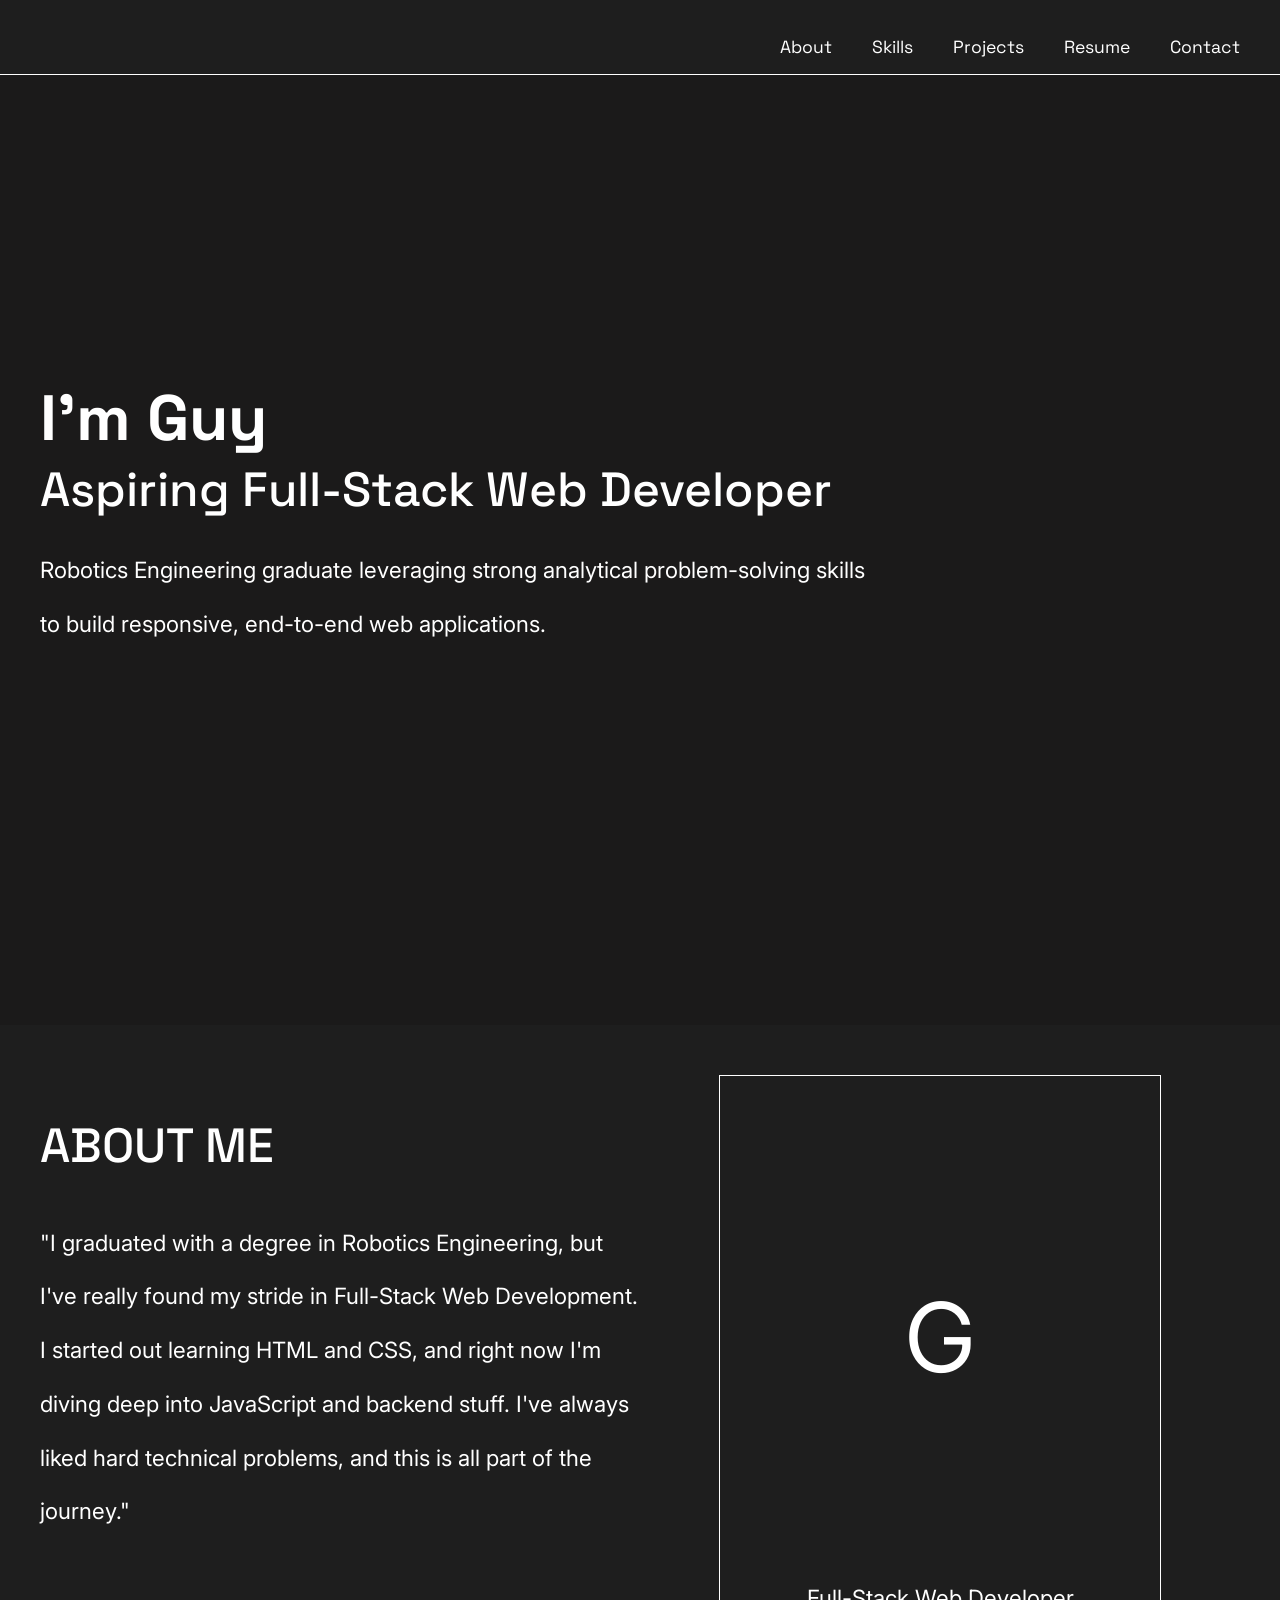
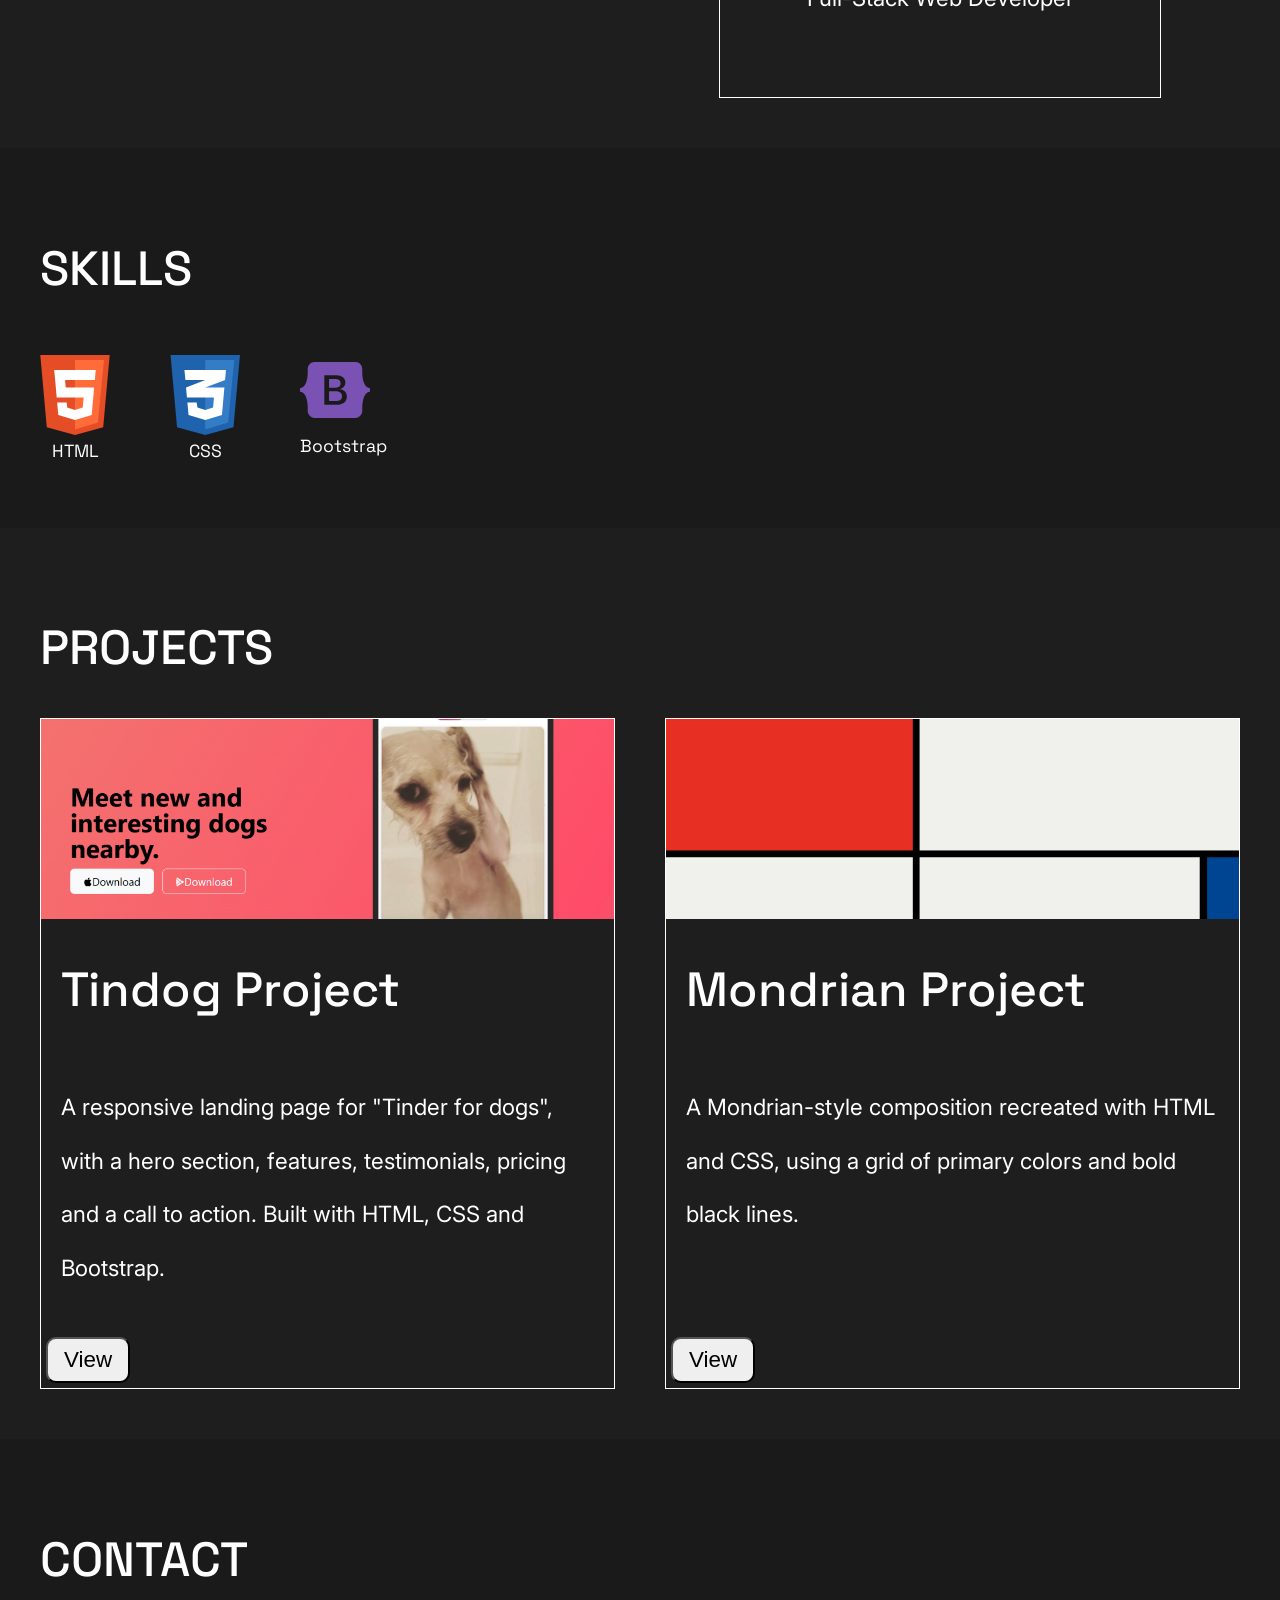
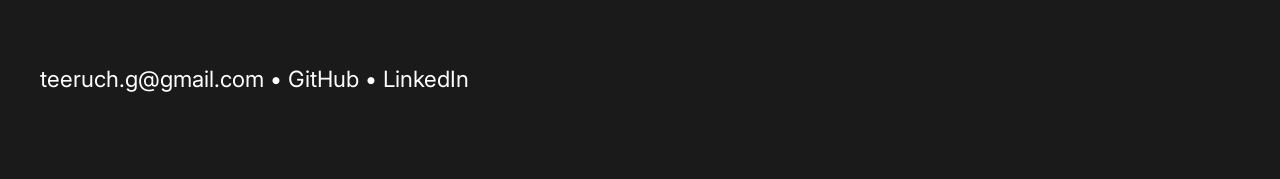
<file: index.html>
<!DOCTYPE html>
<html lang="en">

<head>
    <meta charset="UTF-8">
    <meta name="viewport" content="width=device-width, initial-scale=1.0">
    <title>Portfolio</title>
    <link rel="preconnect" href="https://fonts.googleapis.com">
    <link rel="preconnect" href="https://fonts.gstatic.com" crossorigin>
    <link rel="stylesheet"
        href="https://fonts.googleapis.com/css2?family=Inter:wght@400;500;600;700;800&family=Space+Grotesk:wght@500;700&display=swap">
    <link rel="stylesheet" href="./css/portfolio-style.css" />
</head>

<body>
    <section id="Header">
        <div class="header-container">
            <div>
                <p></p>
            </div>
            <div>
                <ul class="header-list">
                    <li><a href="#About-me">About</a></li>
                    <li><a href="#Skills">Skills</a></li>
                    <li><a href="#Projects">Projects</a></li>
                    <li><a href="#Resume">Resume</a></li>
                    <li><a href="#Contact">Contact</a></li>
                </ul>
            </div>
        </div>
    </section>

    <section id="Home">
        <div class="column">
            <h1 style="margin: 0px;">I'm Guy</h1>
            <h2 style="margin: 0px;">Aspiring Full-Stack Web Developer</h2>
            <p>
                Robotics Engineering graduate leveraging strong analytical problem-solving skills<br />
                to build responsive, end-to-end web applications.
            </p>
        </div>
    </section>

    <section id="About-me">
        <div class="container">
            <div class="about-me">
                <h2>ABOUT ME</h2>
                <p>"I graduated with a degree in Robotics Engineering, but I've really found
                    my stride in
                    Full-Stack Web Development. I started out learning HTML and CSS, and right now I'm
                    diving deep into JavaScript and backend stuff. I've always liked hard technical problems,
                    and this is all part of the journey."
                </p>
            </div>
            <div class="container column center profile-img" style="border: 1px solid;">
                <p style="font-size: 6rem;">G</p>
                <p>Full-Stack Web Developer</p>
            </div>
        </div>
    </section>

    <section id="Skills">
        <div class="container column">
            <h2>SKILLS</h2>
            <div>
                <ul class="list-skills">
                    <li class="skills-logo">
                        <svg xmlns="http://www.w3.org/2000/svg" fill="none" viewBox="0 0 112 128">
                            <path fill="#E44D26"
                                d="M101.124 115.556 55.996 128l-45.128-12.444L.455 0h111.082l-10.413 115.556Z"></path>
                            <path fill="#FF6C39" d="M55.992 8v111l36.623-10.968L102.358 8H55.992Z"></path>
                            <path fill="#fff"
                                d="M89.167 24h-66.47l1.56 16 2.455 28h43.176L68.48 83.936 55.992 87.96l-12.468-4.024-.83-7.936H27.443l1.82 19.948 26.73 8.012 26.69-8.016L86.608 52H41.124l-.992-12h47.595l1.44-16Z">
                            </path>
                        </svg>HTML
                    </li>
                    <li class="skills-logo">
                        <svg xmlns="http://www.w3.org/2000/svg" fill="none" viewBox="0 0 112 128">
                            <path fill="#1F62AE"
                                d="M101.553 115.556 56.409 128l-45.144-12.444L.848 0H111.97l-10.417 115.556Z"></path>
                            <path fill="#347DC6" d="M56.405 8v111l36.636-10.968L102.788 8H56.405Z"></path>
                            <path fill="#fff"
                                d="M89.592 24H23.098l1.56 16h31.746L25.65 51.96 27.114 68h43.188l-1.366 16-12.532 3.96-12.457-4.024L42.646 76H27.844l1.821 19.948 26.74 8.012 26.698-8.016 3.933-43.984H56.507L88.151 40l1.44-16Z">
                            </path>
                        </svg>CSS
                    </li>
                    <li class="skills-logo">
                        <svg xmlns="http://www.w3.org/2000/svg" fill="#7952B3" viewBox="0 0 24 24">
                            <path
                                d="M11.77 11.24H9.956V8.202h2.152c1.17 0 1.834.522 1.834 1.466 0 1.008-.773 1.572-2.174 1.572zm.324 1.206H9.957v3.348h2.231c1.459 0 2.232-.585 2.232-1.685s-.795-1.663-2.326-1.663zM24 11.39v1.218c-1.128.108-1.817.944-2.226 2.268-.407 1.319-.463 2.937-.42 4.186.045 1.3-.968 2.5-2.337 2.5H4.985c-1.37 0-2.383-1.2-2.337-2.5.043-1.249-.013-2.867-.42-4.186-.41-1.324-1.1-2.16-2.228-2.268V11.39c1.128-.108 1.819-.944 2.227-2.268.408-1.319.464-2.937.42-4.186-.045-1.3.968-2.5 2.338-2.5h14.032c1.37 0 2.382 1.2 2.337 2.5-.043 1.249.013 2.867.42 4.186.409 1.324 1.098 2.16 2.226 2.268zm-7.927 2.817c0-1.354-.953-2.333-2.368-2.488v-.057c1.04-.169 1.856-1.135 1.856-2.213 0-1.537-1.213-2.538-3.062-2.538h-4.16v10.172h4.181c2.218 0 3.553-1.086 3.553-2.876z">
                            </path>
                        </svg>Bootstrap
                    </li>
                </ul>
            </div>
        </div>
    </section>

    <section id="Projects">
        <div class="container column">
            <h2>PROJECTS</h2>
            <div class="projects-list">
                <div class="project column">
                    <div class="img-box">
                        <img class="project-img" src="./images/TinDog.png" />
                    </div>
                    <div style="flex-grow: 1;">
                        <h2 class="text-pad">Tindog Project</h2>
                        <p class="text-pad">
                            A responsive landing page for "Tinder for dogs", with a hero section, features,
                            testimonials, pricing and a call to action. Built with HTML, CSS and Bootstrap.
                        </p>
                    </div>
                    <div>
                        <button class="view-button">View</button>
                    </div>
                </div>
                <div class="project column">
                    <div class="img-box">
                        <img class="project-img" src="./images/mondrian.png" />
                    </div>
                    <div style="flex-grow: 1;">
                        <h2 class="text-pad">Mondrian Project</h2>
                        <p class="text-pad">
                            A Mondrian-style composition recreated with HTML and CSS, using a grid of primary colors and
                            bold black lines.
                        </p>
                    </div>
                    <div>
                        <button class="view-button">View</button>
                    </div>
                </div>
            </div>
        </div>
    </section>

    <section id="Contact">
        <div class="container column">
            <h2>CONTACT</h2>
            <p><a href="mailto:teeruch.g@gmail.com">teeruch.g@gmail.com</a>
                •
                <a href="https://github.com/Guy-555">GitHub</a>
                •
                <a href="https://www.linkedin.com/in/teeruch-thanasakrungruang-517164433/">LinkedIn</a>
            </p>
        </div>
    </section>
</body>

</html>
</file>
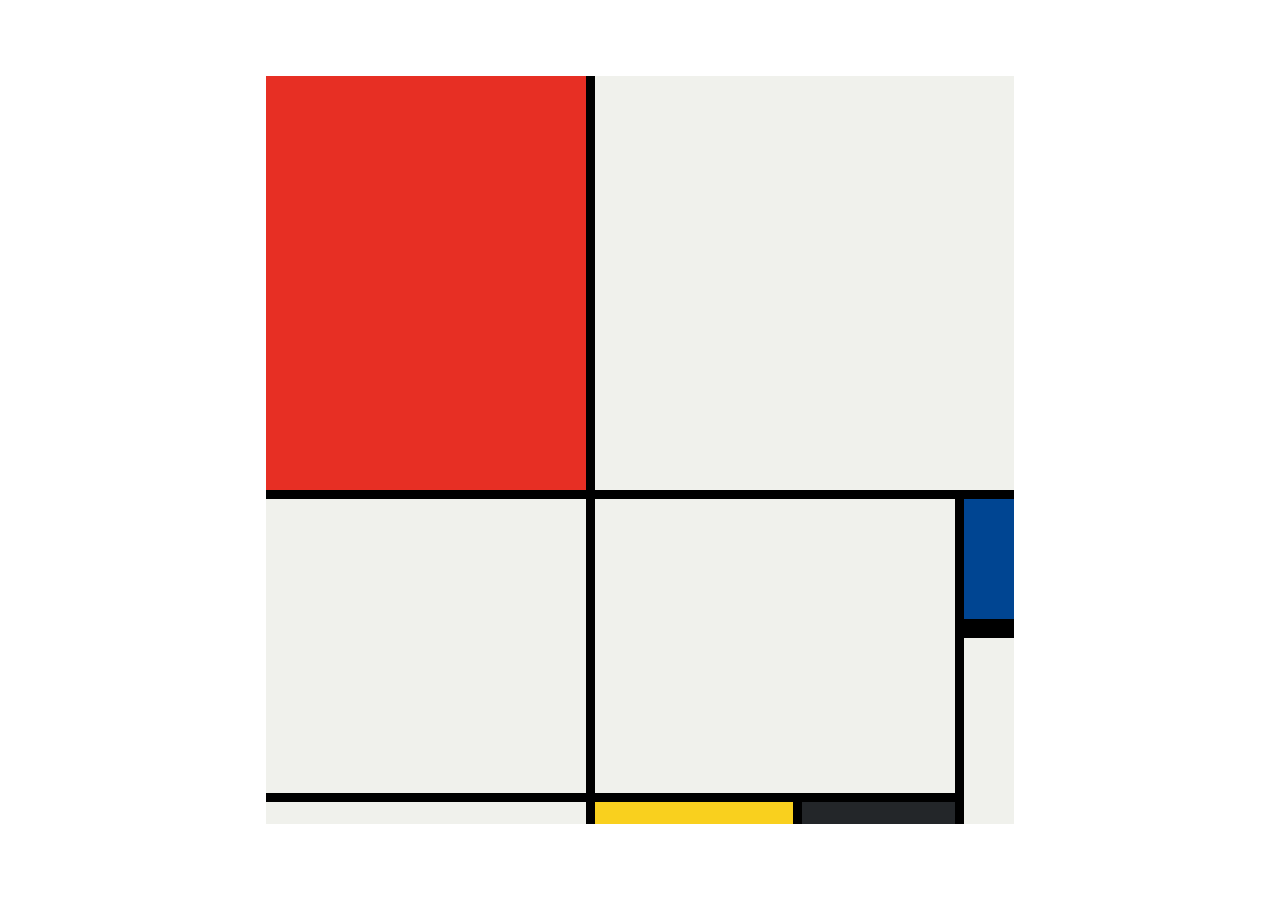
<file: Mondrian.html>
<!DOCTYPE html>
<html lang="en">

<head>
  <meta charset="UTF-8">
  <meta name="viewport" content="width=device-width, initial-scale=1.0">
  <title>Mondrian Project</title>
  <style>
    /* 
    Write your CSS here 
    Gap Colour: #000
    White: #F0F1EC
    Red: #E72F24
    Black: #232629
    Blue: #004592
    Yellow: #F9D01E

    For dimensions, see dimensions.png image.
    HINT: Remember you can't change the properties of grid lines.
    But grid lines are transparent!
    */

    body{
      margin: 0px;
    }
    .flex-container {
      display: flex;
      justify-content: center;
      align-items: center;
      height: 100vh;
    }

    .white {
      background-color: #F0F1EC;
    }

    .red {
      background-color: #E72F24;
      order: 1;
    }

    .blue {
      background-color: #004592;
      border-bottom: 10px solid;
      order: 5;
    }

    .yellow {
      background-color: #F9D01E;
      order: 8;
    }

    .black {
      background-color: #232629;
      order: 9;
    }

    .grid-black {
      height: 748px;
      width: 748px;
      background-color: black;
      display: grid;
      grid-template-columns: 320px 198px 153px 50px;
      grid-template-rows: 414px 130px 155px 22px;
      gap: 9px;
    }

    .one{
      grid-column: 2 / 5;
      order: 2;
    }

    .four{
      grid-row: 2 / 4;
      order: 3;
    }

    .five{
      grid-area: 2 / 2 / 4 / 4;
      order: 4;
    }

    .six{
      grid-row: 3 / 5;
      order: 6;
    }
    .seven{
      order: 7;
    }
  </style>
</head>

<body>
  <!-- Write your HTML here -->
  <div class="flex-container">
    <div class="grid-black">
      <div class="red"></div>
      <div class="white one"></div>
      <div class="white four"></div>
      <div class="white five"></div>
      <div class="blue"></div>
      <div class="white six"></div>
      <div class="white seven"></div>
      <div class="yellow"></div>
      <div class="black"></div>
    </div>
  </div>
</body>

</html>
</file>
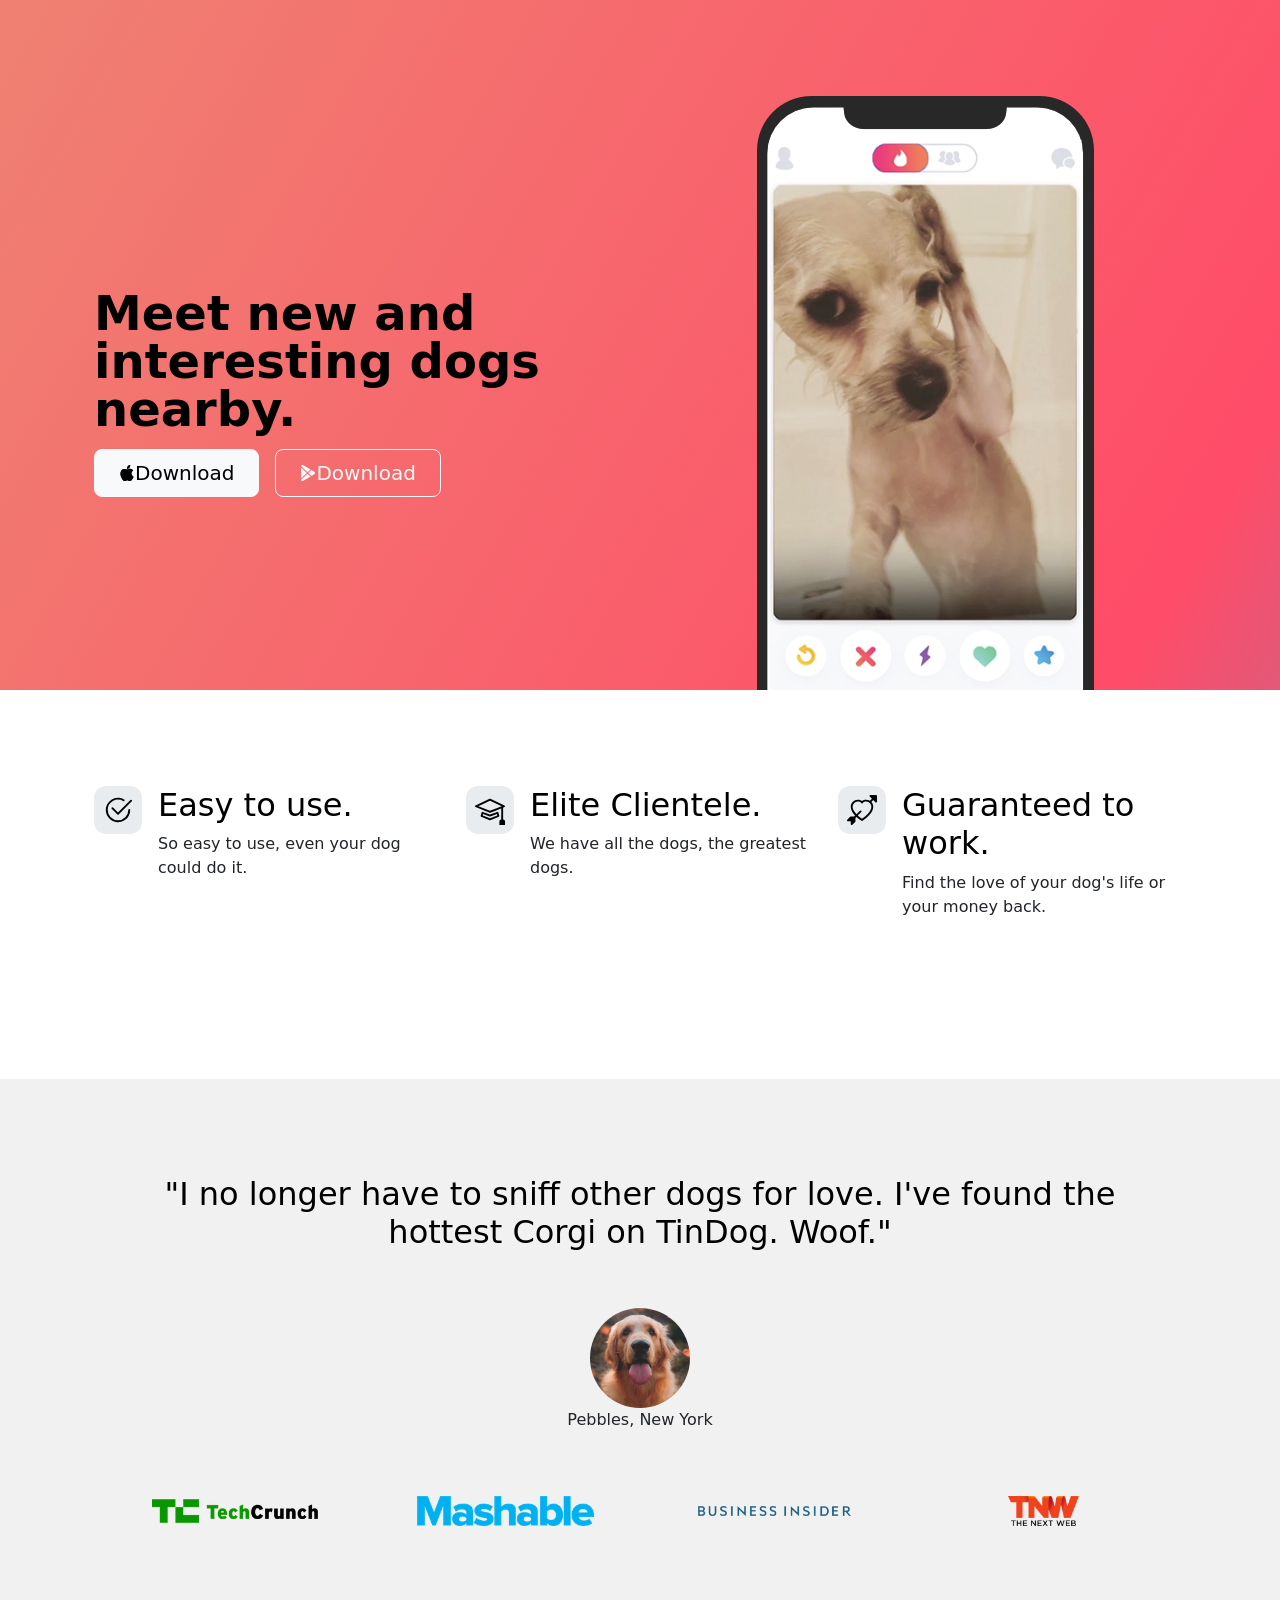
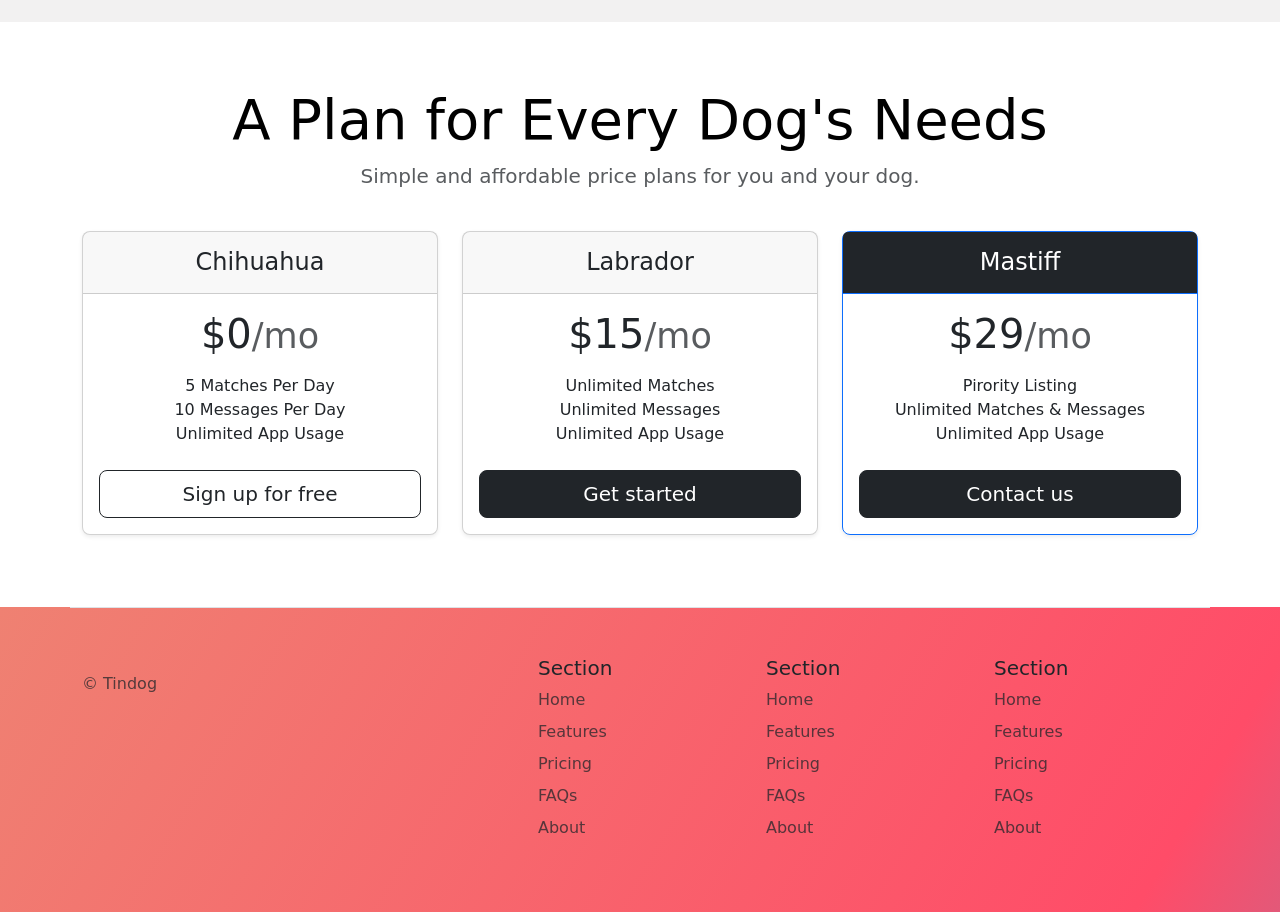
<file: TinDog.html>
<!DOCTYPE html>
<html lang="en">

<head>
  <meta charset="UTF-8">
  <meta name="viewport" content="width=device-width, initial-scale=1.0">
  <title>My-TinDog</title>
  <link href="https://cdn.jsdelivr.net/npm/bootstrap@5.3.8/dist/css/bootstrap.min.css" rel="stylesheet"
    integrity="sha384-sRIl4kxILFvY47J16cr9ZwB07vP4J8+LH7qKQnuqkuIAvNWLzeN8tE5YBujZqJLB" crossorigin="anonymous">
  <script src="https://cdn.jsdelivr.net/npm/bootstrap@5.3.8/dist/js/bootstrap.bundle.min.js"
    integrity="sha384-FKyoEForCGlyvwx9Hj09JcYn3nv7wiPVlz7YYwJrWVcXK/BmnVDxM+D2scQbITxI"
    crossorigin="anonymous"></script>
  <link rel="stylesheet" href="./css/style.css" />
</head>

<body>

  <!-- Title -->
  <section id="title" class="gradient-background">
    <div class="container col-xxl-8 px-4 pt-5">
      <div class="row flex-lg-row-reverse align-items-center g-5 pt-5">
        <div class="col-10 col-sm-8 col-lg-6"> <img src="./images/iphone.png" class="d-block mx-lg-auto img-fluid"
            alt="Bootstrap Themes" height="200" loading="lazy"> </div>
        <div class="col-lg-6">
          <h1 class="display-5 fw-bold text-body-emphasis lh-1 mb-3">Meet new and interesting dogs nearby.</h1>
          <div class="d-grid gap-2 d-md-flex justify-content-md-start">
            <button type="button" class="btn btn-light btn-lg px-4 me-md-2">
              <svg xmlns="http://www.w3.org/2000/svg" width="16" height="16" fill="currentColor"
                class="bi bi-apple mb-1" viewBox="0 0 16 16">
                <path
                  d="M11.182.008C11.148-.03 9.923.023 8.857 1.18c-1.066 1.156-.902 2.482-.878 2.516.024.034 1.52.087 2.475-1.258.955-1.345.762-2.391.728-2.43Zm3.314 11.733c-.048-.096-2.325-1.234-2.113-3.422.212-2.189 1.675-2.789 1.698-2.854.023-.065-.597-.79-1.254-1.157a3.692 3.692 0 0 0-1.563-.434c-.108-.003-.483-.095-1.254.116-.508.139-1.653.589-1.968.607-.316.018-1.256-.522-2.267-.665-.647-.125-1.333.131-1.824.328-.49.196-1.422.754-2.074 2.237-.652 1.482-.311 3.83-.067 4.56.244.729.625 1.924 1.273 2.796.576.984 1.34 1.667 1.659 1.899.319.232 1.219.386 1.843.067.502-.308 1.408-.485 1.766-.472.357.013 1.061.154 1.782.539.571.197 1.111.115 1.652-.105.541-.221 1.324-1.059 2.238-2.758.347-.79.505-1.217.473-1.282Z" />
                <path
                  d="M11.182.008C11.148-.03 9.923.023 8.857 1.18c-1.066 1.156-.902 2.482-.878 2.516.024.034 1.52.087 2.475-1.258.955-1.345.762-2.391.728-2.43Zm3.314 11.733c-.048-.096-2.325-1.234-2.113-3.422.212-2.189 1.675-2.789 1.698-2.854.023-.065-.597-.79-1.254-1.157a3.692 3.692 0 0 0-1.563-.434c-.108-.003-.483-.095-1.254.116-.508.139-1.653.589-1.968.607-.316.018-1.256-.522-2.267-.665-.647-.125-1.333.131-1.824.328-.49.196-1.422.754-2.074 2.237-.652 1.482-.311 3.83-.067 4.56.244.729.625 1.924 1.273 2.796.576.984 1.34 1.667 1.659 1.899.319.232 1.219.386 1.843.067.502-.308 1.408-.485 1.766-.472.357.013 1.061.154 1.782.539.571.197 1.111.115 1.652-.105.541-.221 1.324-1.059 2.238-2.758.347-.79.505-1.217.473-1.282Z" />
              </svg>Download
            </button>
            <button type="button" class="btn btn-outline-light btn-lg px-4">
              <svg xmlns="http://www.w3.org/2000/svg" width="16" height="16" fill="currentColor"
                class="bi bi-google-play mb-1" viewBox="0 0 16 16">
                <path
                  d="M14.222 9.374c1.037-.61 1.037-2.137 0-2.748L11.528 5.04 8.32 8l3.207 2.96 2.694-1.586Zm-3.595 2.116L7.583 8.68 1.03 14.73c.201 1.029 1.36 1.61 2.303 1.055l7.294-4.295ZM1 13.396V2.603L6.846 8 1 13.396ZM1.03 1.27l6.553 6.05 3.044-2.81L3.333.215C2.39-.341 1.231.24 1.03 1.27Z" />
              </svg>Download
            </button>
          </div>
        </div>
      </div>
    </div>
  </section>
  <!-- Features -->
  <section id="features">
    <div class="container px-4 py-5" id="hanging-icons">
      <div class="row g-4 py-5 row-cols-1 row-cols-lg-3">
        <div class="col d-flex align-items-start">
          <div
            class="icon-square text-body-emphasis bg-body-secondary d-inline-flex align-items-center justify-content-center fs-4 flex-shrink-0 me-3">
            <svg xmlns="http://www.w3.org/2000/svg" height="30" fill="currentColor" class="bi bi-check2-circle"
              viewBox="0 0 16 16">
              <path
                d="M2.5 8a5.5 5.5 0 0 1 8.25-4.764.5.5 0 0 0 .5-.866A6.5 6.5 0 1 0 14.5 8a.5.5 0 0 0-1 0 5.5 5.5 0 1 1-11 0z" />
              <path
                d="M15.354 3.354a.5.5 0 0 0-.708-.708L8 9.293 5.354 6.646a.5.5 0 1 0-.708.708l3 3a.5.5 0 0 0 .708 0l7-7z" />
            </svg>
          </div>
          <div>
            <h3 class="fs-2 text-body-emphasis">Easy to use.</h3>
            <p>So easy to use, even your dog could do it.</p>
          </div>
        </div>
        <div class="col d-flex align-items-start">
          <div
            class="icon-square text-body-emphasis bg-body-secondary d-inline-flex align-items-center justify-content-center fs-4 flex-shrink-0 me-3">
            <svg xmlns="http://www.w3.org/2000/svg" height="30" fill="currentColor" class="bi bi-mortarboard"
              viewBox="0 0 16 16">
              <path
                d="M8.211 2.047a.5.5 0 0 0-.422 0l-7.5 3.5a.5.5 0 0 0 .025.917l7.5 3a.5.5 0 0 0 .372 0L14 7.14V13a1 1 0 0 0-1 1v2h3v-2a1 1 0 0 0-1-1V6.739l.686-.275a.5.5 0 0 0 .025-.917l-7.5-3.5ZM8 8.46 1.758 5.965 8 3.052l6.242 2.913L8 8.46Z" />
              <path
                d="M4.176 9.032a.5.5 0 0 0-.656.327l-.5 1.7a.5.5 0 0 0 .294.605l4.5 1.8a.5.5 0 0 0 .372 0l4.5-1.8a.5.5 0 0 0 .294-.605l-.5-1.7a.5.5 0 0 0-.656-.327L8 10.466 4.176 9.032Zm-.068 1.873.22-.748 3.496 1.311a.5.5 0 0 0 .352 0l3.496-1.311.22.748L8 12.46l-3.892-1.556Z" />
            </svg>
          </div>
          <div>
            <h3 class="fs-2 text-body-emphasis">Elite Clientele.</h3>
            <p>We have all the dogs, the greatest dogs.</p>
          </div>
        </div>
        <div class="col d-flex align-items-start">
          <div
            class="icon-square text-body-emphasis bg-body-secondary d-inline-flex align-items-center justify-content-center fs-4 flex-shrink-0 me-3">
            <svg xmlns="http://www.w3.org/2000/svg" height="30" fill="currentColor" class="bi bi-arrow-through-heart"
              viewBox="0 0 16 16">
              <path fill-rule="evenodd"
                d="M2.854 15.854A.5.5 0 0 1 2 15.5V14H.5a.5.5 0 0 1-.354-.854l1.5-1.5A.5.5 0 0 1 2 11.5h1.793l.53-.53c-.771-.802-1.328-1.58-1.704-2.32-.798-1.575-.775-2.996-.213-4.092C3.426 2.565 6.18 1.809 8 3.233c1.25-.98 2.944-.928 4.212-.152L13.292 2 12.147.854A.5.5 0 0 1 12.5 0h3a.5.5 0 0 1 .5.5v3a.5.5 0 0 1-.854.354L14 2.707l-1.006 1.006c.236.248.44.531.6.845.562 1.096.585 2.517-.213 4.092-.793 1.563-2.395 3.288-5.105 5.08L8 13.912l-.276-.182a21.86 21.86 0 0 1-2.685-2.062l-.539.54V14a.5.5 0 0 1-.146.354l-1.5 1.5Zm2.893-4.894A20.419 20.419 0 0 0 8 12.71c2.456-1.666 3.827-3.207 4.489-4.512.679-1.34.607-2.42.215-3.185-.817-1.595-3.087-2.054-4.346-.761L8 4.62l-.358-.368c-1.259-1.293-3.53-.834-4.346.761-.392.766-.464 1.845.215 3.185.323.636.815 1.33 1.519 2.065l1.866-1.867a.5.5 0 1 1 .708.708L5.747 10.96Z" />
            </svg>
          </div>
          <div>
            <h3 class="fs-2 text-body-emphasis">Guaranteed to work.</h3>
            <p>Find the love of your dog's life or your money back.</p>
          </div>
        </div>
      </div>
    </div>
  </section>
  <!-- Testimonial -->
  <section id="testimonial" style="background-color: rgb(242, 241, 241);">
    <div class="container px-4">
      <div class="px-4 py-5 my-5 text-center">
        <h1 class="fs-2 text-body-emphasis py-5">"I no longer have to sniff other dogs for love. I've found the hottest
          Corgi
          on TinDog. Woof."
        </h1>
        <img class="profile-img" src="./images/dog-img.jpg" />
        <p>Pebbles, New York</p>
        <div class="d-flex gap-2 justify-content-center py-5">
          <div class="col-3">
            <img height="30" src="./images/techcrunch.png" />
          </div>
          <div class="col-3">
            <img height="30" src="./images/mashable.png" />
          </div>
          <div class="col-3">
            <img height="30" src="./images/bizinsider.png" />
          </div>
          <div class="col-3">
            <img height="30" src="./images/tnw.png" />
          </div>
        </div>
      </div>
    </div>
  </section>
  <!-- Pricing -->
  <section id="pricing">
    <div class="container">
      <div class="pricing-header p-3 pb-md-4 mx-auto text-center">
        <h2 class="display-4 fw-normal text-body-emphasis">A Plan for Every Dog's Needs</h2>
        <p class="fs-5 text-body-secondary">Simple and affordable price plans for you and your dog.
        </p>
      </div>
      <div class="row row-cols-1 row-cols-md-3 mb-3 text-center">
        <div class="col">
          <div class="card mb-4 rounded-3 shadow-sm">
            <div class="card-header py-3">
              <h4 class="my-0 fw-normal">Chihuahua</h4>
            </div>
            <div class="card-body">
              <h1 class="card-title pricing-card-title">$0<small class="text-body-secondary fw-light">/mo</small></h1>
              <ul class="list-unstyled mt-3 mb-4">
                <li>5 Matches Per Day</li>
                <li>10 Messages Per Day</li>
                <li>Unlimited App Usage</li>
              </ul> <button type="button" class="w-100 btn btn-lg btn-outline-dark">Sign up for free</button>
            </div>
          </div>
        </div>
        <div class="col">
          <div class="card mb-4 rounded-3 shadow-sm">
            <div class="card-header py-3">
              <h4 class="my-0 fw-normal">Labrador</h4>
            </div>
            <div class="card-body">
              <h1 class="card-title pricing-card-title">$15<small class="text-body-secondary fw-light">/mo</small>
              </h1>
              <ul class="list-unstyled mt-3 mb-4">
                <li>Unlimited Matches</li>
                <li>Unlimited Messages</li>
                <li>Unlimited App Usage</li>
              </ul> <button type="button" class="w-100 btn btn-lg btn-dark">Get started</button>
            </div>
          </div>
        </div>
        <div class="col">
          <div class="card mb-4 rounded-3 shadow-sm border-primary">
            <div class="card-header py-3 text-bg-dark border-primary">
              <h4 class="my-0 fw-normal">Mastiff</h4>
            </div>
            <div class="card-body">
              <h1 class="card-title pricing-card-title">$29<small class="text-body-secondary fw-light">/mo</small>
              </h1>
              <ul class="list-unstyled mt-3 mb-4">
                <li>Pirority Listing</li>
                <li>Unlimited Matches & Messages</li>
                <li>Unlimited App Usage</li>
              </ul> <button type="button" class="w-100 btn btn-lg btn-dark">Contact us</button>
            </div>
          </div>
        </div>
      </div>
    </div>
  </section>
  <!-- Footer -->
  <section id="footer" class="gradient-background">
    <div class="container">
      <footer class="row row-cols-1 row-cols-sm-2 row-cols-md-5 py-5 mt-5 border-top">
        <div class="col mb-3"> <a href="/"
            class="d-flex align-items-center mb-3 link-body-emphasis text-decoration-none" aria-label="Bootstrap"> 
          </a>
          <p class="text-body-secondary">© Tindog</p>
        </div>
        <div class="col mb-3"></div>
        <div class="col mb-3">
          <h5>Section</h5>
          <ul class="nav flex-column">
            <li class="nav-item mb-2"><a href="#" class="nav-link p-0 text-body-secondary">Home</a></li>
            <li class="nav-item mb-2"><a href="#" class="nav-link p-0 text-body-secondary">Features</a></li>
            <li class="nav-item mb-2"><a href="#" class="nav-link p-0 text-body-secondary">Pricing</a></li>
            <li class="nav-item mb-2"><a href="#" class="nav-link p-0 text-body-secondary">FAQs</a></li>
            <li class="nav-item mb-2"><a href="#" class="nav-link p-0 text-body-secondary">About</a></li>
          </ul>
        </div>
        <div class="col mb-3">
          <h5>Section</h5>
          <ul class="nav flex-column">
            <li class="nav-item mb-2"><a href="#" class="nav-link p-0 text-body-secondary">Home</a></li>
            <li class="nav-item mb-2"><a href="#" class="nav-link p-0 text-body-secondary">Features</a></li>
            <li class="nav-item mb-2"><a href="#" class="nav-link p-0 text-body-secondary">Pricing</a></li>
            <li class="nav-item mb-2"><a href="#" class="nav-link p-0 text-body-secondary">FAQs</a></li>
            <li class="nav-item mb-2"><a href="#" class="nav-link p-0 text-body-secondary">About</a></li>
          </ul>
        </div>
        <div class="col mb-3">
          <h5>Section</h5>
          <ul class="nav flex-column">
            <li class="nav-item mb-2"><a href="#" class="nav-link p-0 text-body-secondary">Home</a></li>
            <li class="nav-item mb-2"><a href="#" class="nav-link p-0 text-body-secondary">Features</a></li>
            <li class="nav-item mb-2"><a href="#" class="nav-link p-0 text-body-secondary">Pricing</a></li>
            <li class="nav-item mb-2"><a href="#" class="nav-link p-0 text-body-secondary">FAQs</a></li>
            <li class="nav-item mb-2"><a href="#" class="nav-link p-0 text-body-secondary">About</a></li>
          </ul>
        </div>
      </footer>
    </div>
  </section>
</body>

</html>
</file>
<file: css/portfolio-style.css>
body {
    font-family: 'Inter', sans-serif;
    background-color: rgb(27, 26, 26);
    color: white;
    margin: 0px;
}

html {
    scroll-behavior: smooth;
}

h1 {
    font-family: 'Space Grotesk', sans-serif;
    font-size: 4rem;
    font-weight: 700;
}

h2 {
    font-family: 'Space Grotesk', sans-serif;
    font-size: 3rem;
    font-weight: 500;
}

li {
    font-family: 'Space Grotesk', sans-serif;
    font-size: 1.1rem;
}

p {
    line-height: 2.4;
    font-size: 1.4rem;
}

a {
    text-decoration: none;
    color: inherit;
}

#Header {
    background-color: rgb(30, 30, 30);
}

#Home {
    display: flex;
    height: 100vh;
    align-items: center;
    max-width: 1200px;
    padding: 0px 20px 50px 20px;
    margin: 0 auto;
}

#About-me {
    background-color: rgb(30, 30, 30);
}

#Projects {
    background-color: rgb(30, 30, 30);
}

.view-button {
    font-size: 1.4rem;
    padding: 8px 16px 8px 16px;
    border-radius: 10px;
    margin-bottom: 5px;
    margin-left: 5px;
}

.header-container {
    display: flex;
    justify-content: space-between;
    padding: 20px 40px 0px 40px;
    border-bottom: 1px solid;
}

.container {
    display: flex;
    max-width: 1200px;
    padding: 50px 20px 50px 20px;
    margin: 0 auto;
}

.column {
    flex-direction: column;
}

.center {
    justify-content: center;
    align-items: center;
}

.header-list {
    display: flex;
    list-style: none;
    gap: 40px;
}

.list-skills {
    display: flex;
    list-style: none;
    padding-left: 0px;
    gap: 60px;
}

.profile-img {
    width: 400px;
}

.skills-logo {
    display: grid;
    text-align: center;
    justify-content: center;
    grid-template-columns: 70px;
    gap: 5px;
}

.projects-list {
    display: flex;
    flex-direction: row;
    gap: 50px;
}

.project {
    display: flex;
    border: 1px solid;
    width: 600px;
}

.project-img {
    width: 100%;
    height: 100%;
    object-fit: cover;
}

.text-pad {
    padding: 0px 20px 20px 20px;
}

.img-box {
    height: 200px;
}

.about-me {
    max-width: 600px;
}
</file>
<file: css/style.css>
.gradient-background {
  background: linear-gradient(300deg, #00bfff, #ff4c68, #ef8172);
  background-size: 180% 180%;
  animation: gradient-animation 18s ease infinite;
}

@keyframes gradient-animation {
  0% {
    background-position: 0% 50%;
  }
  50% {
    background-position: 100% 50%;
  }
  100% {
    background-position: 0% 50%;
  }
}

.icon-square {
  width: 3rem;
  height: 3rem;
  border-radius: 0.75rem;
}

.profile-img {
  height: 100px;
  border-radius: 50%;
}
</file>
